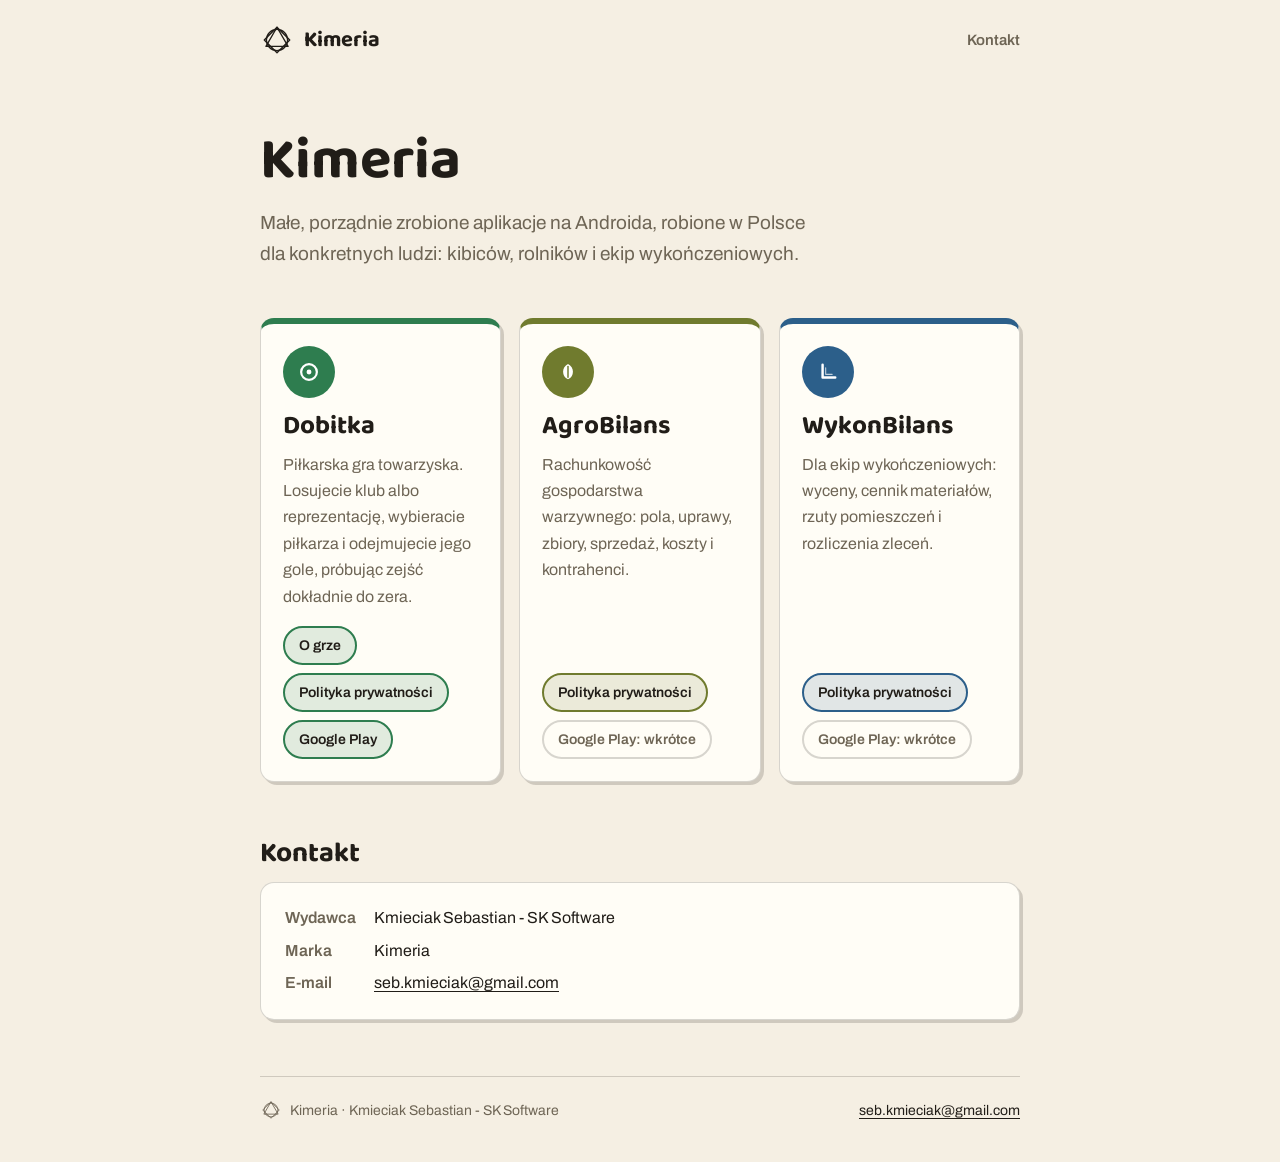
<file: index.html>
<!doctype html>
<html lang="pl">
<head>
<meta charset="utf-8">
<meta name="viewport" content="width=device-width, initial-scale=1">
<title>Kimeria</title>
<meta name="description" content="Kimeria: polskie aplikacje mobilne Dobitka, AgroBilans i WykonBilans.">
<link rel="canonical" href="https://kimeria.pl/">
<link rel="preconnect" href="https://fonts.googleapis.com"><link rel="preconnect" href="https://fonts.gstatic.com" crossorigin>
<link rel="stylesheet" href="https://fonts.googleapis.com/css2?family=Archivo:wght@400;600;700&family=Baloo+2:wght@700&display=swap">
<link rel="stylesheet" href="style.css">
<link rel="icon" href="favicon.svg" type="image/svg+xml">
</head>
<body>
<div class="wrap">
<header class="topbar"><a class="brand" href=""><svg viewBox="0 0 64 64" fill="none" aria-hidden="true"><polygon points="32,8 56,32 32,56 8,32" stroke="currentColor" stroke-width="2.5" stroke-linejoin="round"/><polygon points="32,8 11.2,44 52.8,44" stroke="currentColor" stroke-width="2.5" stroke-linejoin="round"/><circle cx="32" cy="32" r="20" stroke="currentColor" stroke-width="2.5"/></svg> Kimeria</a><nav><a href="#kontakt">Kontakt</a></nav></header>

<section class="hero">
  <h1>Kimeria</h1>
  <p>Małe, porządnie zrobione aplikacje na Androida, robione w Polsce dla konkretnych ludzi: kibiców, rolników i ekip wykończeniowych.</p>
</section>
<div class="apps">
  <article class="card app app-dobitka">
    <span class="icon"><svg viewBox="0 0 456 456" aria-hidden="true"><circle cx="228" cy="228" r="128" fill="none" stroke="#fff" stroke-width="36"/><circle cx="228" cy="228" r="40" fill="#fff"/></svg></span>
    <h2>Dobitka</h2>
    <p>Piłkarska gra towarzyska. Losujecie klub albo reprezentację, wybieracie piłkarza i odejmujecie jego gole, próbując zejść dokładnie do zera.</p>
    <div class="links"><a class="pill" href="dobitka/">O grze</a><a class="pill" href="dobitka/prywatnosc/">Polityka prywatności</a><a class="pill" href="https://play.google.com/store/apps/details?id=com.dobitka.app" rel="noopener">Google Play</a></div>
  </article>
  <article class="card app app-agro">
    <span class="icon"><svg viewBox="0 0 456 456" aria-hidden="true"><path d="M228 98C334 150 336 300 228 348 120 300 122 150 228 98Z" fill="#fff"/><path d="M228 140V312" stroke="var(--accent)" stroke-width="24" stroke-linecap="round"/></svg></span>
    <h2>AgroBilans</h2>
    <p>Rachunkowość gospodarstwa warzywnego: pola, uprawy, zbiory, sprzedaż, koszty i kontrahenci.</p>
    <div class="links"><a class="pill" href="agrobilans/prywatnosc/">Polityka prywatności</a><span class="pill muted">Google Play: wkrótce</span></div>
  </article>
  <article class="card app app-wykon">
    <span class="icon"><svg viewBox="0 0 456 456" aria-hidden="true"><path d="M140 110V316H346" fill="none" stroke="#fff" stroke-width="40" stroke-linejoin="round" stroke-linecap="round"/><path d="M190 160V266H296" fill="none" stroke="#fff" stroke-width="18" stroke-linecap="round" stroke-linejoin="round" opacity=".7"/></svg></span>
    <h2>WykonBilans</h2>
    <p>Dla ekip wykończeniowych: wyceny, cennik materiałów, rzuty pomieszczeń i rozliczenia zleceń.</p>
    <div class="links"><a class="pill" href="wykonbilans/prywatnosc/">Polityka prywatności</a><span class="pill muted">Google Play: wkrótce</span></div>
  </article>
</div>
<section class="section" id="kontakt">
  <h2>Kontakt</h2>
  <div class="card contact"><dl>
    <dt>Wydawca</dt><dd>Kmieciak Sebastian - SK Software</dd>
    <dt>Marka</dt><dd>Kimeria</dd>
    <dt>E-mail</dt><dd><a href="mailto:seb.kmieciak@gmail.com">seb.kmieciak@gmail.com</a></dd>
  </dl></div>
</section>
<footer class="site"><span class="mark"><svg viewBox="0 0 64 64" fill="none" aria-hidden="true"><polygon points="32,8 56,32 32,56 8,32" stroke="currentColor" stroke-width="2.5" stroke-linejoin="round"/><polygon points="32,8 11.2,44 52.8,44" stroke="currentColor" stroke-width="2.5" stroke-linejoin="round"/><circle cx="32" cy="32" r="20" stroke="currentColor" stroke-width="2.5"/></svg> Kimeria · Kmieciak Sebastian - SK Software</span><a href="mailto:seb.kmieciak@gmail.com">seb.kmieciak@gmail.com</a></footer>
</div>
</body>
</html>
</file>
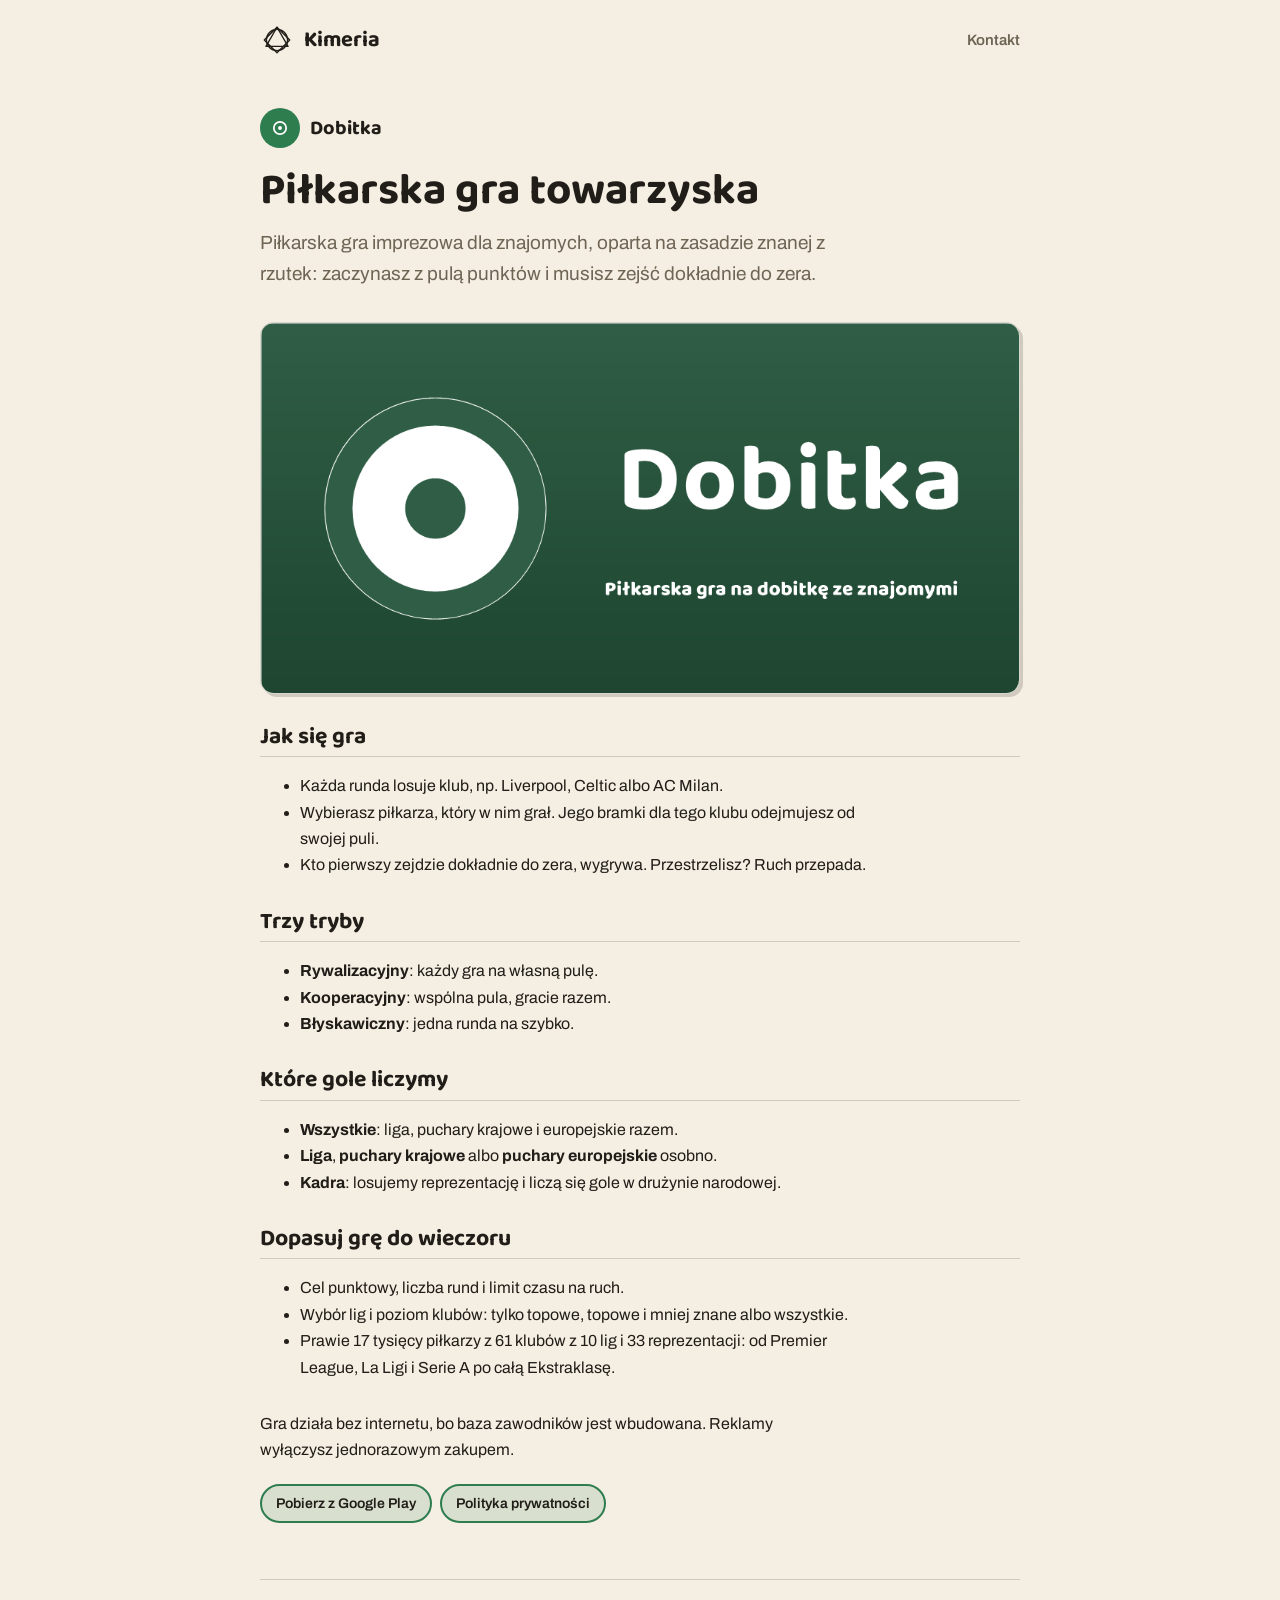
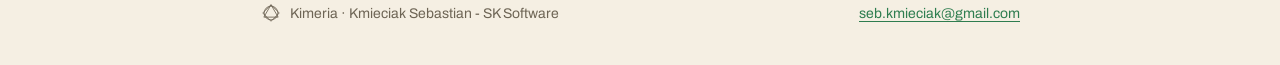
<file: dobitka/index.html>
<!doctype html>
<html lang="pl">
<head>
<meta charset="utf-8">
<meta name="viewport" content="width=device-width, initial-scale=1">
<title>Dobitka — Piłkarska gra towarzyska</title>
<meta name="description" content="Piłkarska gra imprezowa dla znajomych, oparta na zasadzie znanej z rzutek: zaczynasz z pulą punktów i musisz zejść dokładnie do zera.">
<link rel="canonical" href="https://kimeria.pl/dobitka/">
<link rel="preconnect" href="https://fonts.googleapis.com"><link rel="preconnect" href="https://fonts.gstatic.com" crossorigin>
<link rel="stylesheet" href="https://fonts.googleapis.com/css2?family=Archivo:wght@400;600;700&family=Baloo+2:wght@700&display=swap">
<link rel="stylesheet" href="../style.css">
<link rel="icon" href="../favicon.svg" type="image/svg+xml">
</head>
<body class="app-dobitka">
<div class="wrap">
<header class="topbar"><a class="brand" href="../"><svg viewBox="0 0 64 64" fill="none" aria-hidden="true"><polygon points="32,8 56,32 32,56 8,32" stroke="currentColor" stroke-width="2.5" stroke-linejoin="round"/><polygon points="32,8 11.2,44 52.8,44" stroke="currentColor" stroke-width="2.5" stroke-linejoin="round"/><circle cx="32" cy="32" r="20" stroke="currentColor" stroke-width="2.5"/></svg> Kimeria</a><nav><a href="../#kontakt">Kontakt</a></nav></header>

<div class="doc-head">
  <span class="app-badge"><span class="icon"><svg viewBox="0 0 456 456" aria-hidden="true"><circle cx="228" cy="228" r="128" fill="none" stroke="#fff" stroke-width="36"/><circle cx="228" cy="228" r="40" fill="#fff"/></svg></span>Dobitka</span>
  <h1>Piłkarska gra towarzyska</h1>
  <p class="lead">Piłkarska gra imprezowa dla znajomych, oparta na zasadzie znanej z rzutek: zaczynasz z pulą punktów i musisz zejść dokładnie do zera.</p>
</div>
<main>
<img class="card shot" src="../dobitka/grafika.png" alt="Dobitka" width="1024" height="500">
<section><h2>Jak się gra</h2><ul>
<li>Każda runda losuje klub, np. Liverpool, Celtic albo AC Milan.</li>
<li>Wybierasz piłkarza, który w nim grał. Jego bramki dla tego klubu odejmujesz od swojej puli.</li>
<li>Kto pierwszy zejdzie dokładnie do zera, wygrywa. Przestrzelisz? Ruch przepada.</li>
</ul></section>
<section><h2>Trzy tryby</h2><ul>
<li><strong>Rywalizacyjny</strong>: każdy gra na własną pulę.</li>
<li><strong>Kooperacyjny</strong>: wspólna pula, gracie razem.</li>
<li><strong>Błyskawiczny</strong>: jedna runda na szybko.</li>
</ul></section>
<section><h2>Które gole liczymy</h2><ul>
<li><strong>Wszystkie</strong>: liga, puchary krajowe i europejskie razem.</li>
<li><strong>Liga</strong>, <strong>puchary krajowe</strong> albo <strong>puchary europejskie</strong> osobno.</li>
<li><strong>Kadra</strong>: losujemy reprezentację i liczą się gole w drużynie narodowej.</li>
</ul></section>
<section><h2>Dopasuj grę do wieczoru</h2><ul>
<li>Cel punktowy, liczba rund i limit czasu na ruch.</li>
<li>Wybór lig i poziom klubów: tylko topowe, topowe i mniej znane albo wszystkie.</li>
<li>Prawie 17 tysięcy piłkarzy z 61 klubów z 10 lig i 33 reprezentacji: od Premier League, La Ligi i Serie A po całą Ekstraklasę.</li>
</ul></section>
<p>Gra działa bez internetu, bo baza zawodników jest wbudowana. Reklamy wyłączysz jednorazowym zakupem.</p>
<div class="links"><a class="pill" href="https://play.google.com/store/apps/details?id=com.dobitka.app" rel="noopener">Pobierz z Google Play</a><a class="pill" href="prywatnosc/">Polityka prywatności</a></div>
</main>
<footer class="site"><span class="mark"><svg viewBox="0 0 64 64" fill="none" aria-hidden="true"><polygon points="32,8 56,32 32,56 8,32" stroke="currentColor" stroke-width="2.5" stroke-linejoin="round"/><polygon points="32,8 11.2,44 52.8,44" stroke="currentColor" stroke-width="2.5" stroke-linejoin="round"/><circle cx="32" cy="32" r="20" stroke="currentColor" stroke-width="2.5"/></svg> Kimeria · Kmieciak Sebastian - SK Software</span><a href="mailto:seb.kmieciak@gmail.com">seb.kmieciak@gmail.com</a></footer>
</div>
</body>
</html>
</file>
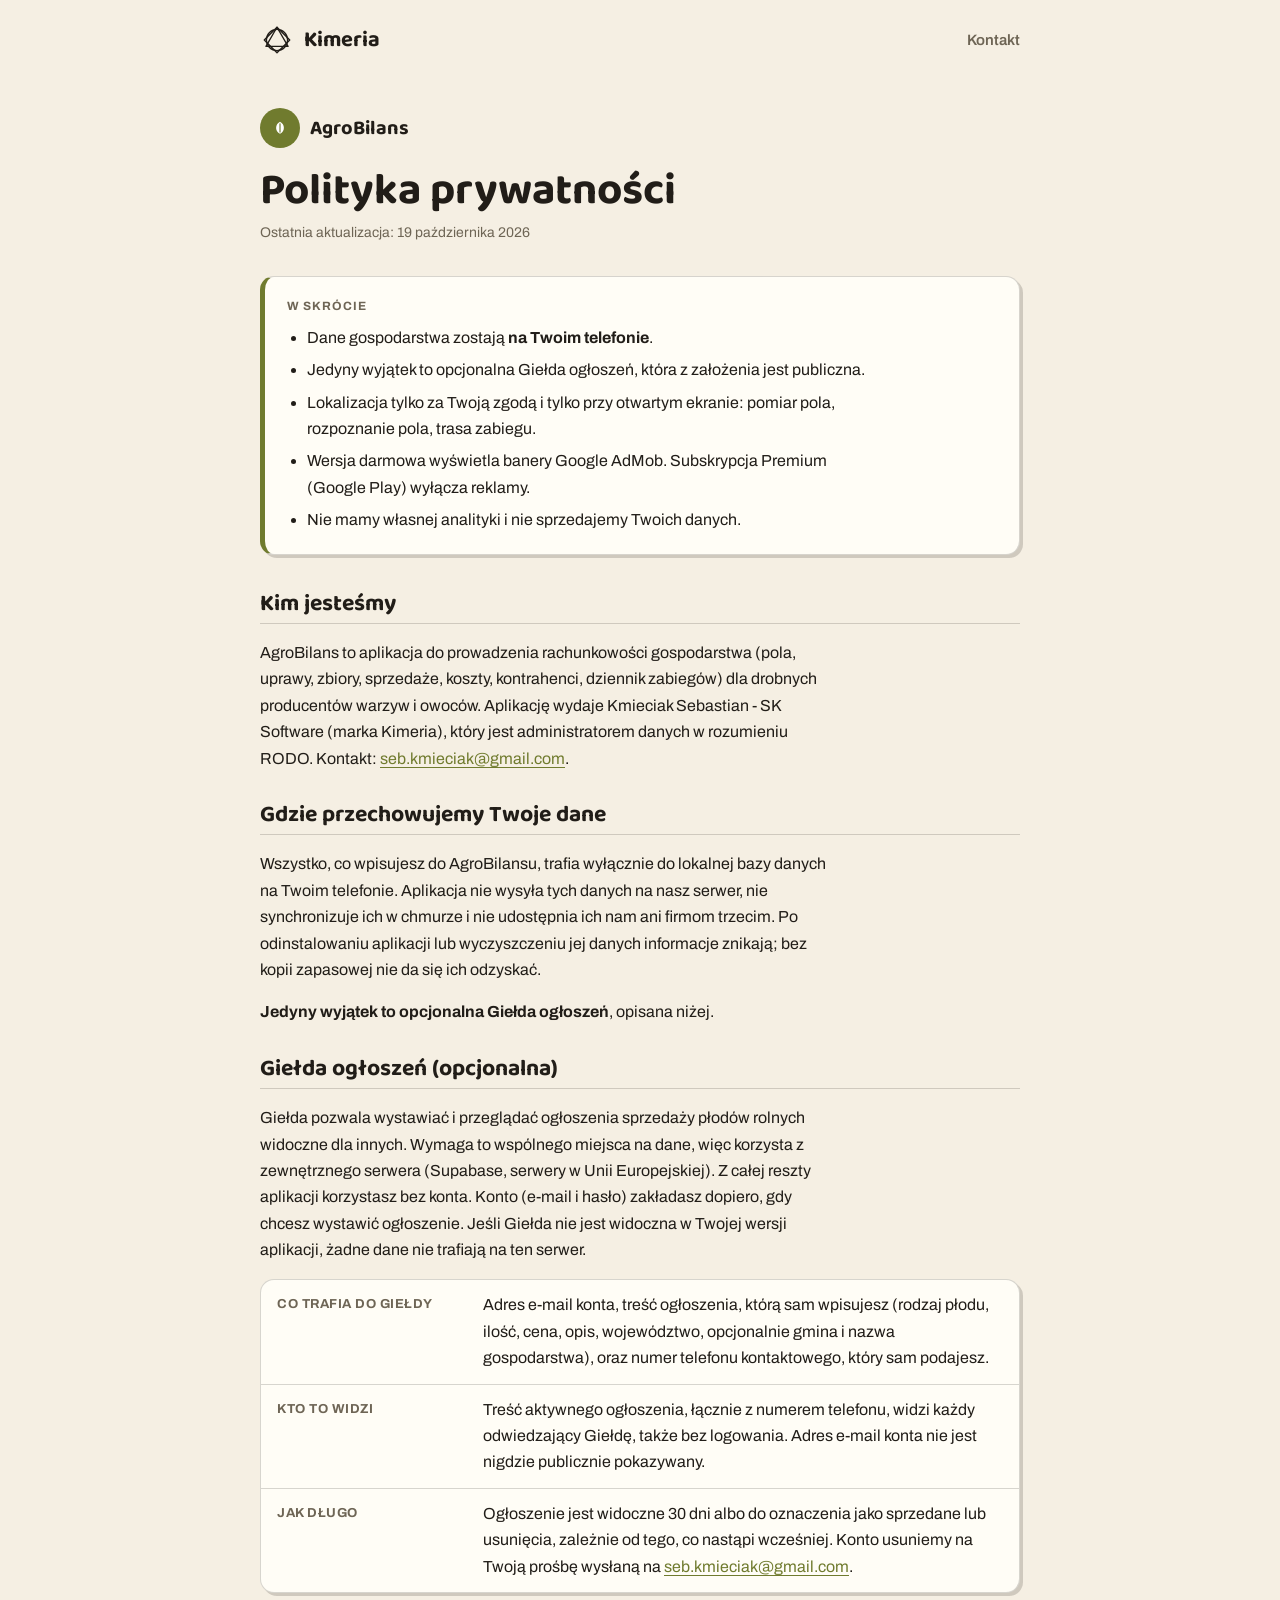
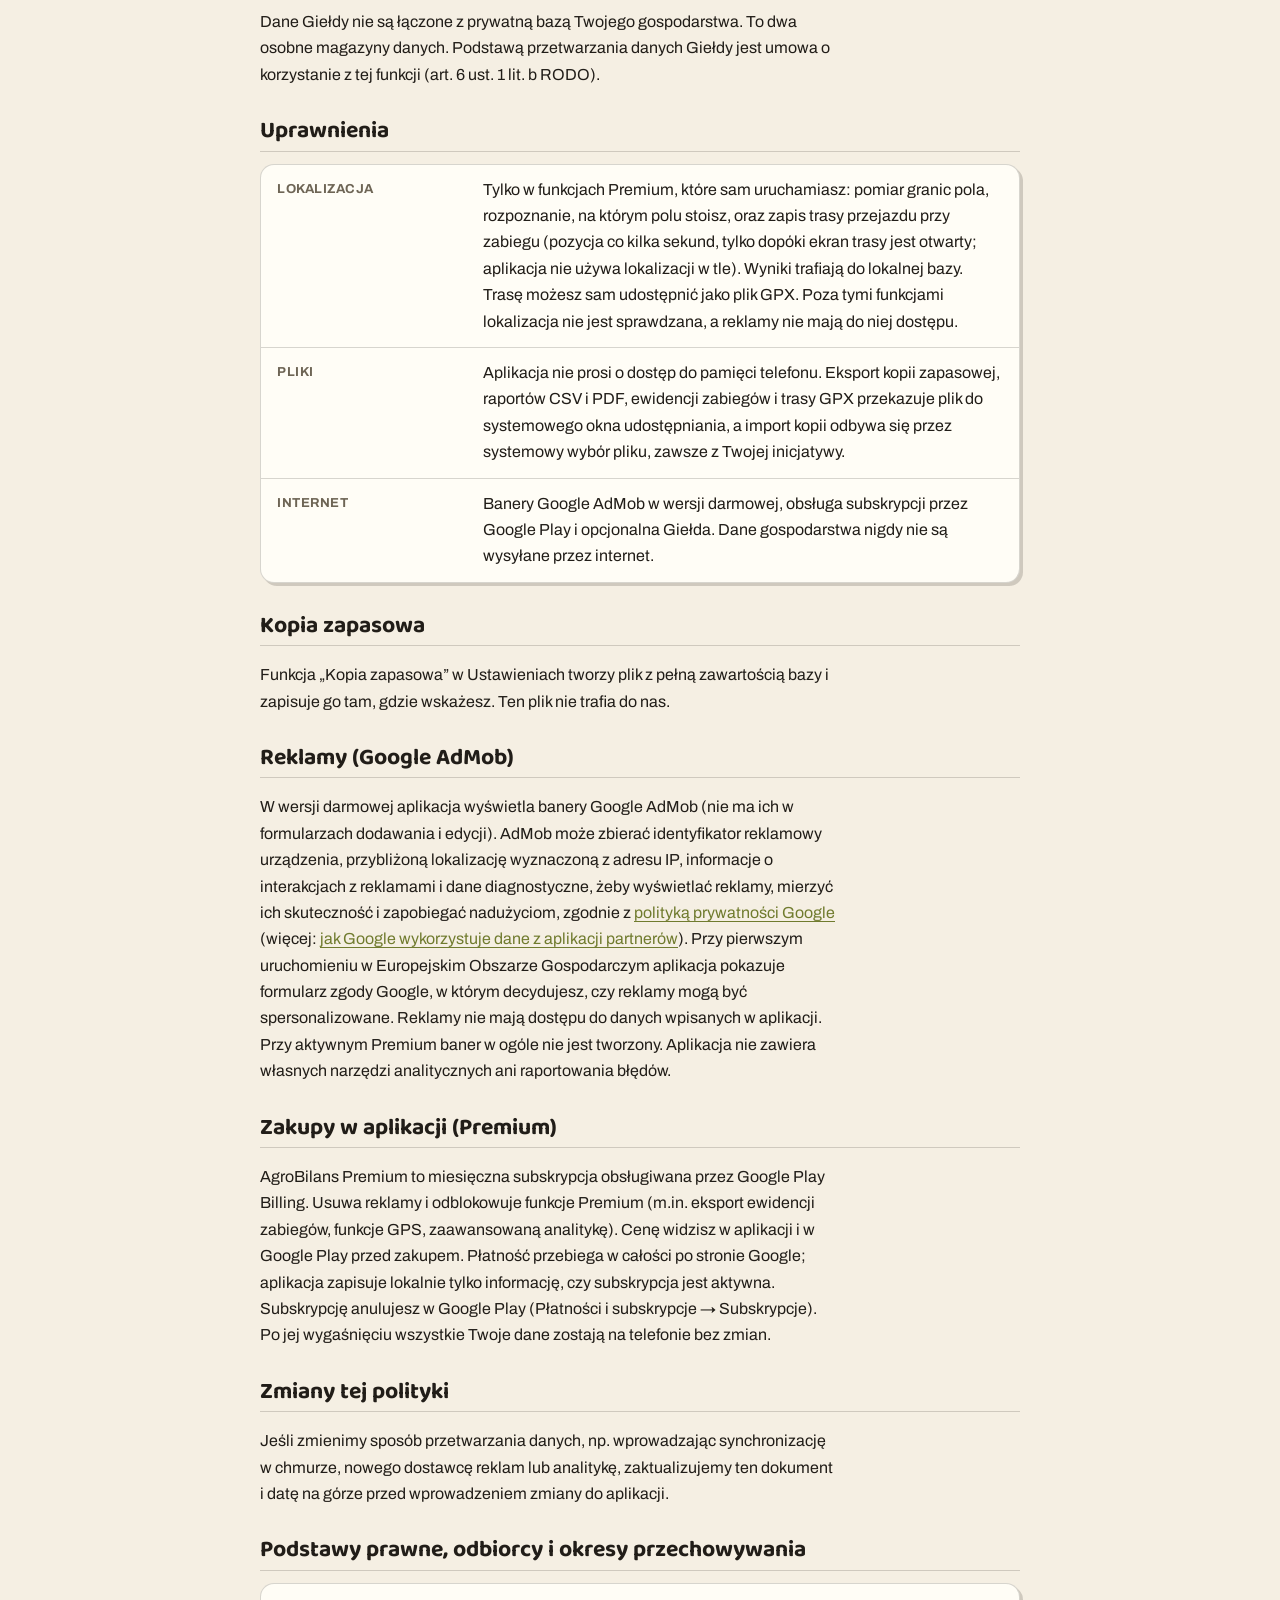
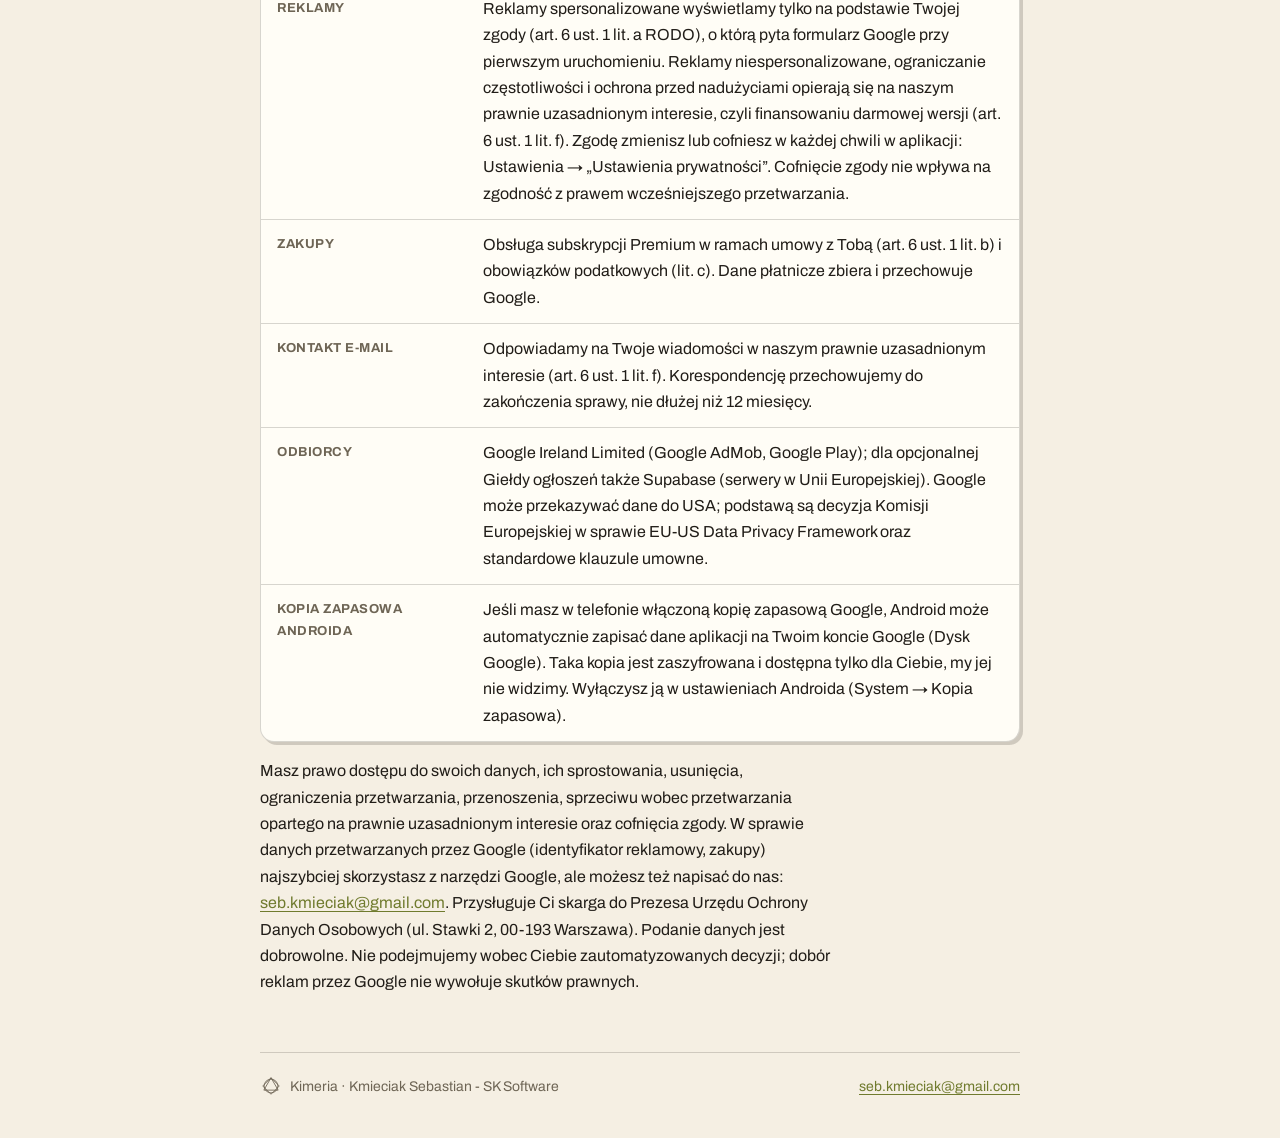
<file: agrobilans/prywatnosc/index.html>
<!doctype html>
<html lang="pl">
<head>
<meta charset="utf-8">
<meta name="viewport" content="width=device-width, initial-scale=1">
<title>AgroBilans — Polityka prywatności</title>
<meta name="description" content="Polityka prywatności aplikacji AgroBilans.">
<link rel="canonical" href="https://kimeria.pl/agrobilans/prywatnosc/">
<link rel="preconnect" href="https://fonts.googleapis.com"><link rel="preconnect" href="https://fonts.gstatic.com" crossorigin>
<link rel="stylesheet" href="https://fonts.googleapis.com/css2?family=Archivo:wght@400;600;700&family=Baloo+2:wght@700&display=swap">
<link rel="stylesheet" href="../../style.css">
<link rel="icon" href="../../favicon.svg" type="image/svg+xml">
</head>
<body class="app-agro">
<div class="wrap">
<header class="topbar"><a class="brand" href="../../"><svg viewBox="0 0 64 64" fill="none" aria-hidden="true"><polygon points="32,8 56,32 32,56 8,32" stroke="currentColor" stroke-width="2.5" stroke-linejoin="round"/><polygon points="32,8 11.2,44 52.8,44" stroke="currentColor" stroke-width="2.5" stroke-linejoin="round"/><circle cx="32" cy="32" r="20" stroke="currentColor" stroke-width="2.5"/></svg> Kimeria</a><nav><a href="../../#kontakt">Kontakt</a></nav></header>

<div class="doc-head">
  <span class="app-badge"><span class="icon"><svg viewBox="0 0 456 456" aria-hidden="true"><path d="M228 98C334 150 336 300 228 348 120 300 122 150 228 98Z" fill="#fff"/><path d="M228 140V312" stroke="var(--accent)" stroke-width="24" stroke-linecap="round"/></svg></span>AgroBilans</span>
  <h1>Polityka prywatności</h1>
  <div class="updated">Ostatnia aktualizacja: 19 października 2026</div>
</div>
<main>
<div class="card summary"><p class="label">W skrócie</p><ul>
<li>Dane gospodarstwa zostają <strong>na Twoim telefonie</strong>.</li>
<li>Jedyny wyjątek to opcjonalna Giełda ogłoszeń, która z założenia jest publiczna.</li>
<li>Lokalizacja tylko za Twoją zgodą i tylko przy otwartym ekranie: pomiar pola, rozpoznanie pola, trasa zabiegu.</li>
<li>Wersja darmowa wyświetla banery Google AdMob. Subskrypcja Premium (Google Play) wyłącza reklamy.</li>
<li>Nie mamy własnej analityki i nie sprzedajemy Twoich danych.</li>
</ul></div>

<section><h2>Kim jesteśmy</h2><p>AgroBilans to aplikacja do prowadzenia rachunkowości gospodarstwa (pola, uprawy, zbiory, sprzedaże, koszty, kontrahenci, dziennik zabiegów) dla drobnych producentów warzyw i owoców. Aplikację wydaje Kmieciak Sebastian - SK Software (marka Kimeria), który jest administratorem danych w rozumieniu RODO. Kontakt: <a href="mailto:seb.kmieciak@gmail.com">seb.kmieciak@gmail.com</a>.</p></section>
<section><h2>Gdzie przechowujemy Twoje dane</h2><p>Wszystko, co wpisujesz do AgroBilansu, trafia wyłącznie do lokalnej bazy danych na Twoim telefonie. Aplikacja nie wysyła tych danych na nasz serwer, nie synchronizuje ich w chmurze i nie udostępnia ich nam ani firmom trzecim. Po odinstalowaniu aplikacji lub wyczyszczeniu jej danych informacje znikają; bez kopii zapasowej nie da się ich odzyskać.</p><p><strong>Jedyny wyjątek to opcjonalna Giełda ogłoszeń</strong>, opisana niżej.</p></section>
<section><h2>Giełda ogłoszeń (opcjonalna)</h2><p>Giełda pozwala wystawiać i przeglądać ogłoszenia sprzedaży płodów rolnych widoczne dla innych. Wymaga to wspólnego miejsca na dane, więc korzysta z zewnętrznego serwera (Supabase, serwery w Unii Europejskiej). Z całej reszty aplikacji korzystasz bez konta. Konto (e-mail i hasło) zakładasz dopiero, gdy chcesz wystawić ogłoszenie. Jeśli Giełda nie jest widoczna w Twojej wersji aplikacji, żadne dane nie trafiają na ten serwer.</p>
<div class="card table">
<div class="row"><div class="k">Co trafia do Giełdy</div><div>Adres e-mail konta, treść ogłoszenia, którą sam wpisujesz (rodzaj płodu, ilość, cena, opis, województwo, opcjonalnie gmina i nazwa gospodarstwa), oraz numer telefonu kontaktowego, który sam podajesz.</div></div>
<div class="row"><div class="k">Kto to widzi</div><div>Treść aktywnego ogłoszenia, łącznie z numerem telefonu, widzi każdy odwiedzający Giełdę, także bez logowania. Adres e-mail konta nie jest nigdzie publicznie pokazywany.</div></div>
<div class="row"><div class="k">Jak długo</div><div>Ogłoszenie jest widoczne 30 dni albo do oznaczenia jako sprzedane lub usunięcia, zależnie od tego, co nastąpi wcześniej. Konto usuniemy na Twoją prośbę wysłaną na <a href="mailto:seb.kmieciak@gmail.com">seb.kmieciak@gmail.com</a>.</div></div>
</div><p>Dane Giełdy nie są łączone z prywatną bazą Twojego gospodarstwa. To dwa osobne magazyny danych. Podstawą przetwarzania danych Giełdy jest umowa o korzystanie z tej funkcji (art. 6 ust. 1 lit. b RODO).</p></section>
<section><h2>Uprawnienia</h2><div class="card table">
<div class="row"><div class="k">Lokalizacja</div><div>Tylko w funkcjach Premium, które sam uruchamiasz: pomiar granic pola, rozpoznanie, na którym polu stoisz, oraz zapis trasy przejazdu przy zabiegu (pozycja co kilka sekund, tylko dopóki ekran trasy jest otwarty; aplikacja nie używa lokalizacji w tle). Wyniki trafiają do lokalnej bazy. Trasę możesz sam udostępnić jako plik GPX. Poza tymi funkcjami lokalizacja nie jest sprawdzana, a reklamy nie mają do niej dostępu.</div></div>
<div class="row"><div class="k">Pliki</div><div>Aplikacja nie prosi o dostęp do pamięci telefonu. Eksport kopii zapasowej, raportów CSV i PDF, ewidencji zabiegów i trasy GPX przekazuje plik do systemowego okna udostępniania, a import kopii odbywa się przez systemowy wybór pliku, zawsze z Twojej inicjatywy.</div></div>
<div class="row"><div class="k">Internet</div><div>Banery Google AdMob w wersji darmowej, obsługa subskrypcji przez Google Play i opcjonalna Giełda. Dane gospodarstwa nigdy nie są wysyłane przez internet.</div></div>
</div></section>
<section><h2>Kopia zapasowa</h2><p>Funkcja „Kopia zapasowa” w Ustawieniach tworzy plik z pełną zawartością bazy i zapisuje go tam, gdzie wskażesz. Ten plik nie trafia do nas.</p></section>
<section><h2>Reklamy (Google AdMob)</h2><p>W wersji darmowej aplikacja wyświetla banery Google AdMob (nie ma ich w formularzach dodawania i edycji). AdMob może zbierać identyfikator reklamowy urządzenia, przybliżoną lokalizację wyznaczoną z adresu IP, informacje o interakcjach z reklamami i dane diagnostyczne, żeby wyświetlać reklamy, mierzyć ich skuteczność i zapobiegać nadużyciom, zgodnie z <a href="https://policies.google.com/privacy" rel="noopener">polityką prywatności Google</a> (więcej: <a href="https://policies.google.com/technologies/partner-sites" rel="noopener">jak Google wykorzystuje dane z aplikacji partnerów</a>). Przy pierwszym uruchomieniu w Europejskim Obszarze Gospodarczym aplikacja pokazuje formularz zgody Google, w którym decydujesz, czy reklamy mogą być spersonalizowane. Reklamy nie mają dostępu do danych wpisanych w aplikacji. Przy aktywnym Premium baner w ogóle nie jest tworzony. Aplikacja nie zawiera własnych narzędzi analitycznych ani raportowania błędów.</p></section>
<section><h2>Zakupy w aplikacji (Premium)</h2><p>AgroBilans Premium to miesięczna subskrypcja obsługiwana przez Google Play Billing. Usuwa reklamy i odblokowuje funkcje Premium (m.in. eksport ewidencji zabiegów, funkcje GPS, zaawansowaną analitykę). Cenę widzisz w aplikacji i w Google Play przed zakupem. Płatność przebiega w całości po stronie Google; aplikacja zapisuje lokalnie tylko informację, czy subskrypcja jest aktywna. Subskrypcję anulujesz w Google Play (Płatności i subskrypcje → Subskrypcje). Po jej wygaśnięciu wszystkie Twoje dane zostają na telefonie bez zmian.</p></section>
<section><h2>Zmiany tej polityki</h2><p>Jeśli zmienimy sposób przetwarzania danych, np. wprowadzając synchronizację w chmurze, nowego dostawcę reklam lub analitykę, zaktualizujemy ten dokument i datę na górze przed wprowadzeniem zmiany do aplikacji.</p></section>

<section><h2>Podstawy prawne, odbiorcy i okresy przechowywania</h2><div class="card table">
<div class="row"><div class="k">Reklamy</div><div>Reklamy spersonalizowane wyświetlamy tylko na podstawie Twojej zgody (art. 6 ust. 1 lit. a RODO), o którą pyta formularz Google przy pierwszym uruchomieniu. Reklamy niespersonalizowane, ograniczanie częstotliwości i ochrona przed nadużyciami opierają się na naszym prawnie uzasadnionym interesie, czyli finansowaniu darmowej wersji (art. 6 ust. 1 lit. f). Zgodę zmienisz lub cofniesz w każdej chwili w aplikacji: Ustawienia → „Ustawienia prywatności”. Cofnięcie zgody nie wpływa na zgodność z prawem wcześniejszego przetwarzania.</div></div>
<div class="row"><div class="k">Zakupy</div><div>Obsługa subskrypcji Premium w ramach umowy z Tobą (art. 6 ust. 1 lit. b) i obowiązków podatkowych (lit. c). Dane płatnicze zbiera i przechowuje Google.</div></div>
<div class="row"><div class="k">Kontakt e-mail</div><div>Odpowiadamy na Twoje wiadomości w naszym prawnie uzasadnionym interesie (art. 6 ust. 1 lit. f). Korespondencję przechowujemy do zakończenia sprawy, nie dłużej niż 12 miesięcy.</div></div>
<div class="row"><div class="k">Odbiorcy</div><div>Google Ireland Limited (Google AdMob, Google Play); dla opcjonalnej Giełdy ogłoszeń także Supabase (serwery w Unii Europejskiej). Google może przekazywać dane do USA; podstawą są decyzja Komisji Europejskiej w sprawie EU-US Data Privacy Framework oraz standardowe klauzule umowne.</div></div>
<div class="row"><div class="k">Kopia zapasowa Androida</div><div>Jeśli masz w telefonie włączoną kopię zapasową Google, Android może automatycznie zapisać dane aplikacji na Twoim koncie Google (Dysk Google). Taka kopia jest zaszyfrowana i dostępna tylko dla Ciebie, my jej nie widzimy. Wyłączysz ją w ustawieniach Androida (System → Kopia zapasowa).</div></div>
</div>
<p>Masz prawo dostępu do swoich danych, ich sprostowania, usunięcia, ograniczenia przetwarzania, przenoszenia, sprzeciwu wobec przetwarzania opartego na prawnie uzasadnionym interesie oraz cofnięcia zgody. W sprawie danych przetwarzanych przez Google (identyfikator reklamowy, zakupy) najszybciej skorzystasz z narzędzi Google, ale możesz też napisać do nas: <a href="mailto:seb.kmieciak@gmail.com">seb.kmieciak@gmail.com</a>. Przysługuje Ci skarga do Prezesa Urzędu Ochrony Danych Osobowych (ul. Stawki 2, 00-193 Warszawa). Podanie danych jest dobrowolne. Nie podejmujemy wobec Ciebie zautomatyzowanych decyzji; dobór reklam przez Google nie wywołuje skutków prawnych.</p></section>
</main>
<footer class="site"><span class="mark"><svg viewBox="0 0 64 64" fill="none" aria-hidden="true"><polygon points="32,8 56,32 32,56 8,32" stroke="currentColor" stroke-width="2.5" stroke-linejoin="round"/><polygon points="32,8 11.2,44 52.8,44" stroke="currentColor" stroke-width="2.5" stroke-linejoin="round"/><circle cx="32" cy="32" r="20" stroke="currentColor" stroke-width="2.5"/></svg> Kimeria · Kmieciak Sebastian - SK Software</span><a href="mailto:seb.kmieciak@gmail.com">seb.kmieciak@gmail.com</a></footer>
</div>
</body>
</html>
</file>
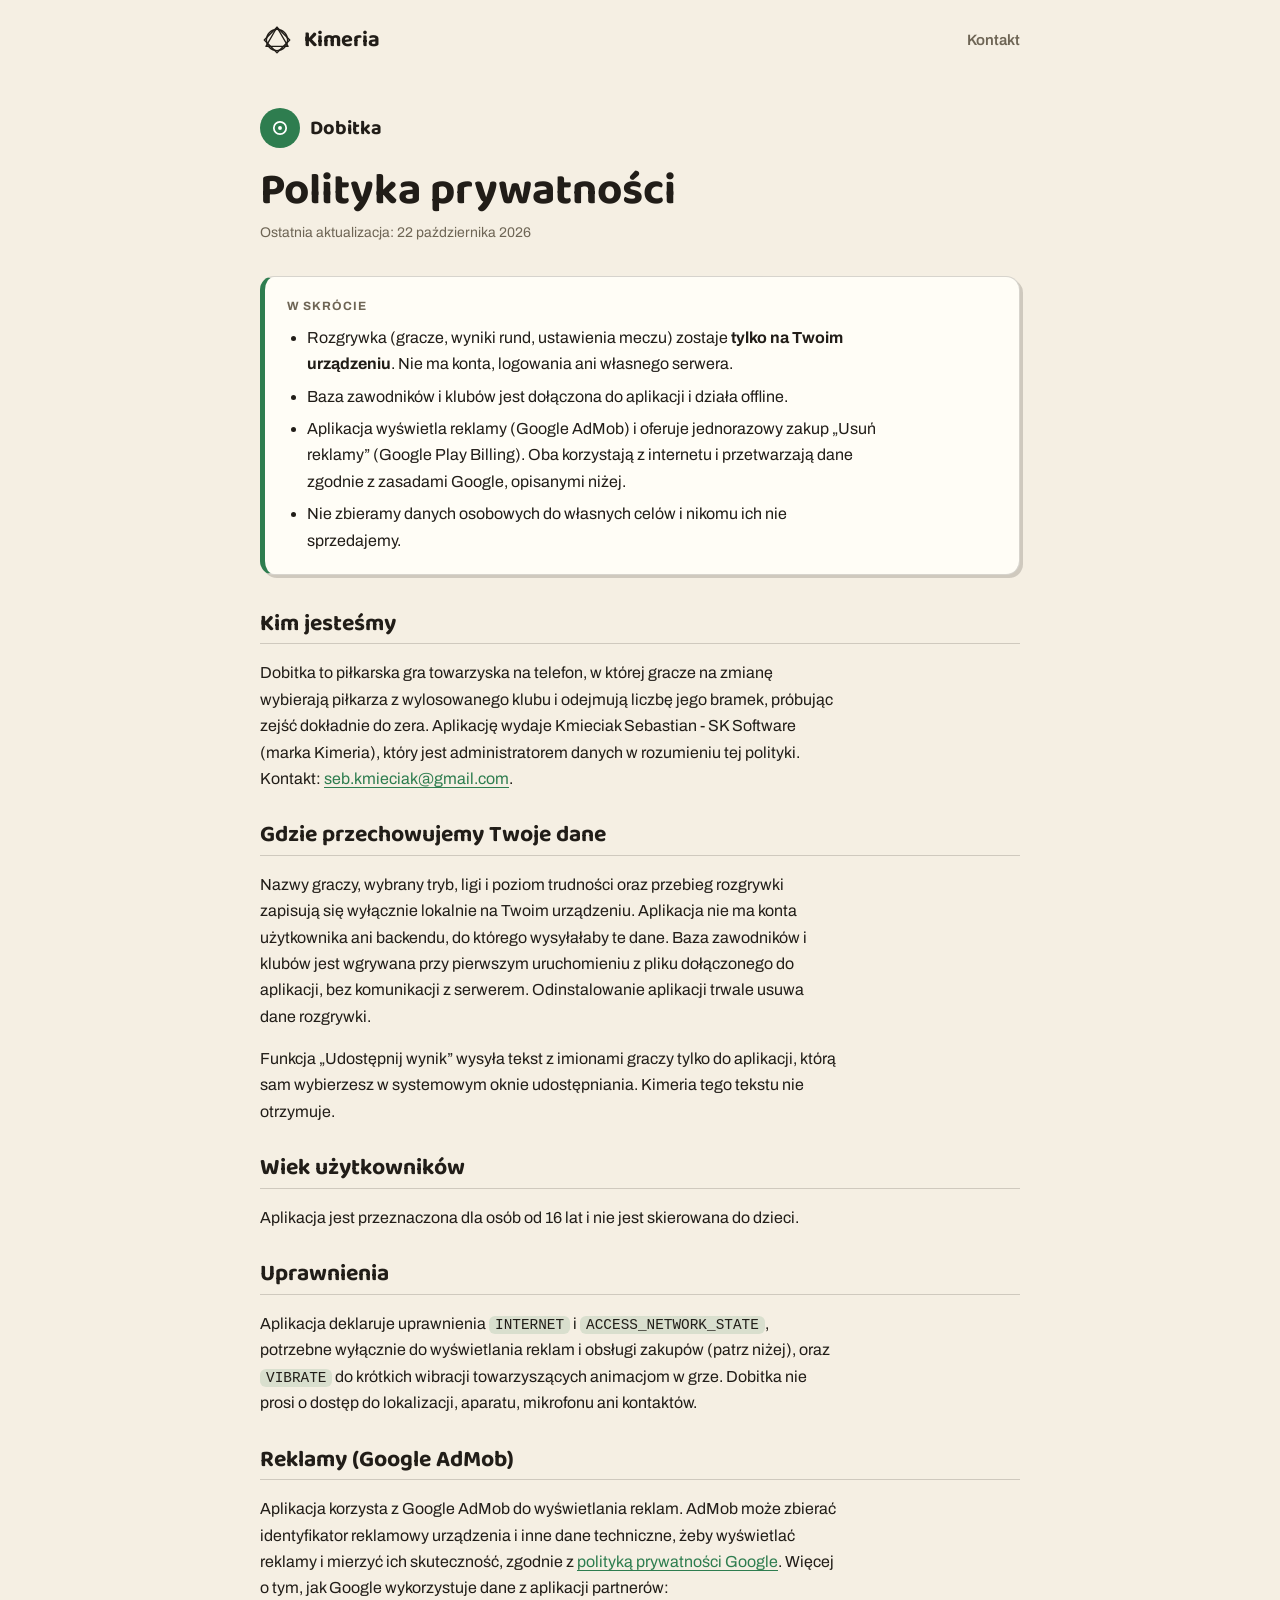
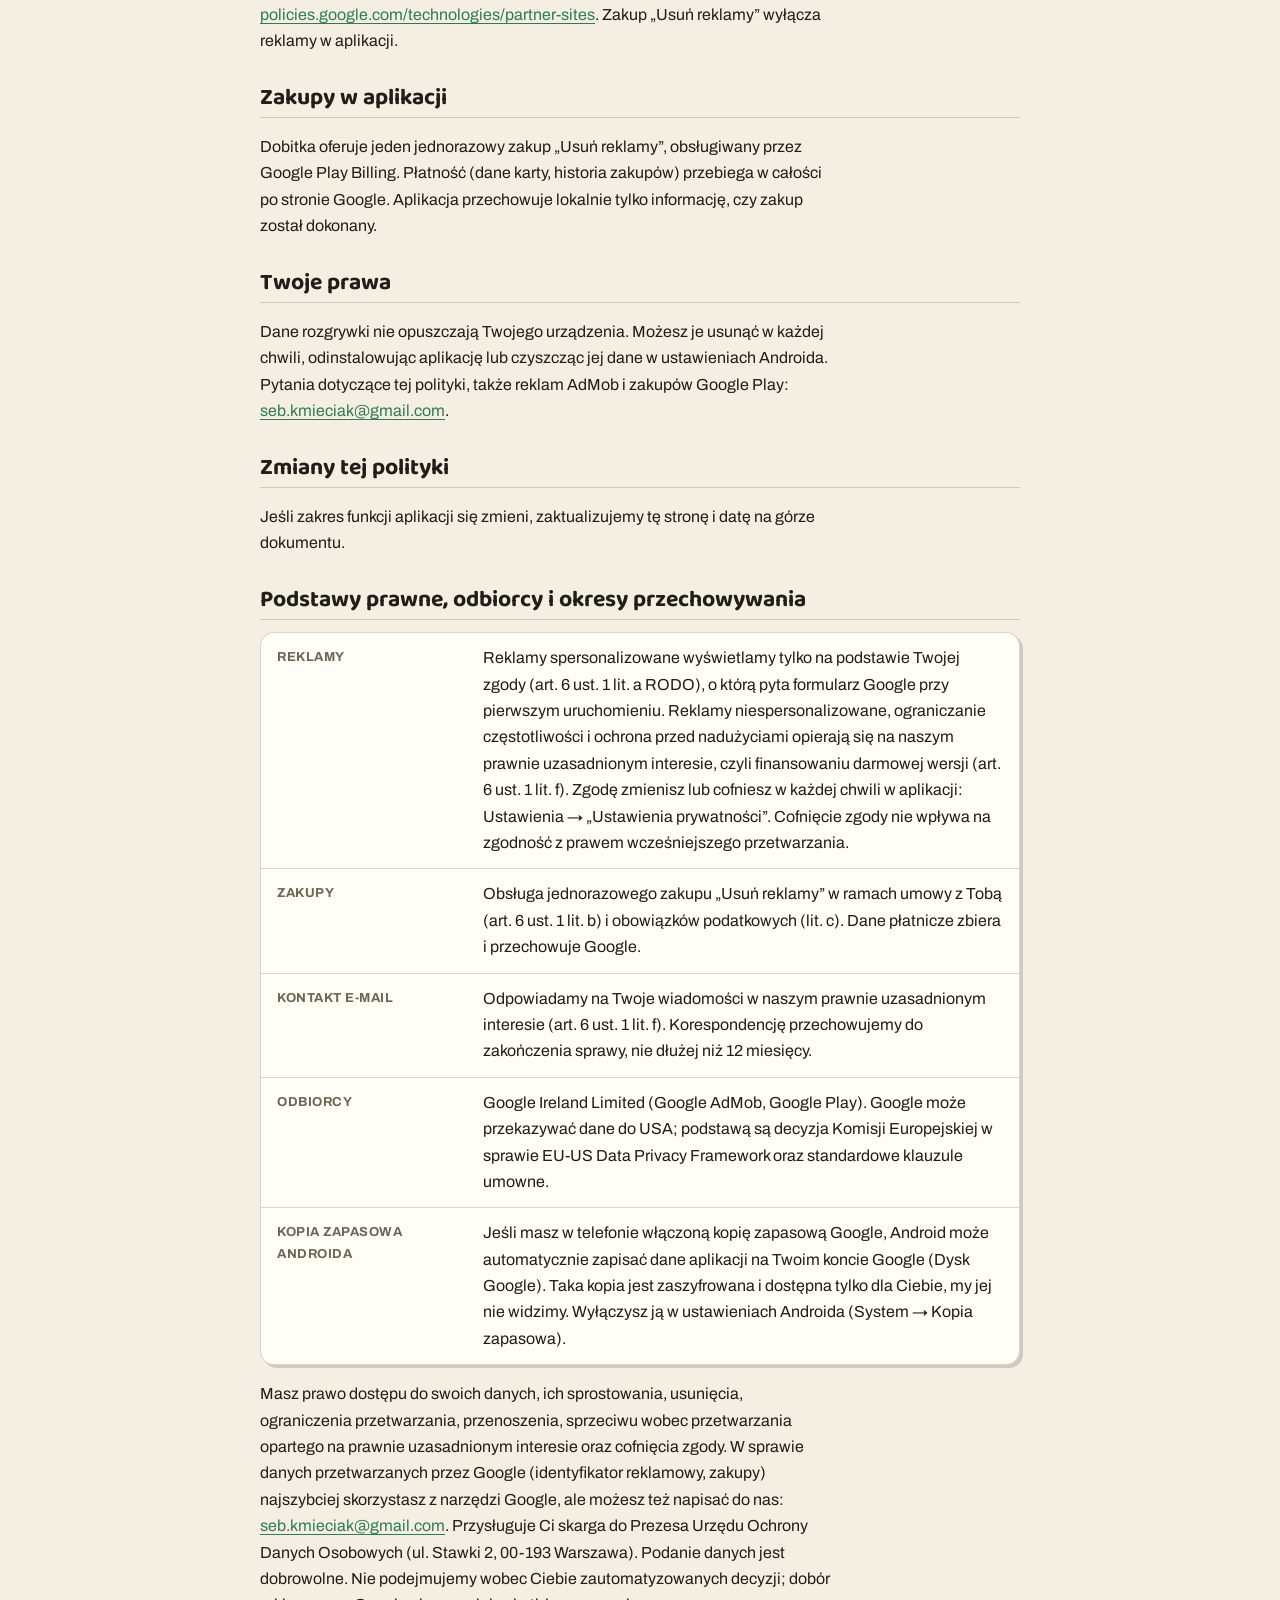
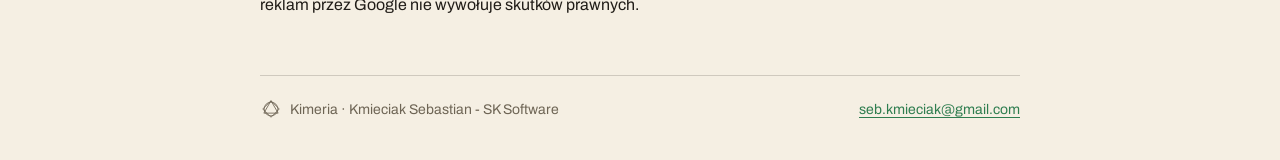
<file: dobitka/prywatnosc/index.html>
<!doctype html>
<html lang="pl">
<head>
<meta charset="utf-8">
<meta name="viewport" content="width=device-width, initial-scale=1">
<title>Dobitka — Polityka prywatności</title>
<meta name="description" content="Polityka prywatności aplikacji Dobitka.">
<link rel="canonical" href="https://kimeria.pl/dobitka/prywatnosc/">
<link rel="preconnect" href="https://fonts.googleapis.com"><link rel="preconnect" href="https://fonts.gstatic.com" crossorigin>
<link rel="stylesheet" href="https://fonts.googleapis.com/css2?family=Archivo:wght@400;600;700&family=Baloo+2:wght@700&display=swap">
<link rel="stylesheet" href="../../style.css">
<link rel="icon" href="../../favicon.svg" type="image/svg+xml">
</head>
<body class="app-dobitka">
<div class="wrap">
<header class="topbar"><a class="brand" href="../../"><svg viewBox="0 0 64 64" fill="none" aria-hidden="true"><polygon points="32,8 56,32 32,56 8,32" stroke="currentColor" stroke-width="2.5" stroke-linejoin="round"/><polygon points="32,8 11.2,44 52.8,44" stroke="currentColor" stroke-width="2.5" stroke-linejoin="round"/><circle cx="32" cy="32" r="20" stroke="currentColor" stroke-width="2.5"/></svg> Kimeria</a><nav><a href="../../#kontakt">Kontakt</a></nav></header>

<div class="doc-head">
  <span class="app-badge"><span class="icon"><svg viewBox="0 0 456 456" aria-hidden="true"><circle cx="228" cy="228" r="128" fill="none" stroke="#fff" stroke-width="36"/><circle cx="228" cy="228" r="40" fill="#fff"/></svg></span>Dobitka</span>
  <h1>Polityka prywatności</h1>
  <div class="updated">Ostatnia aktualizacja: 22 października 2026</div>
</div>
<main>
<div class="card summary"><p class="label">W skrócie</p><ul>
<li>Rozgrywka (gracze, wyniki rund, ustawienia meczu) zostaje <strong>tylko na Twoim urządzeniu</strong>. Nie ma konta, logowania ani własnego serwera.</li>
<li>Baza zawodników i klubów jest dołączona do aplikacji i działa offline.</li>
<li>Aplikacja wyświetla reklamy (Google AdMob) i oferuje jednorazowy zakup „Usuń reklamy” (Google Play Billing). Oba korzystają z internetu i przetwarzają dane zgodnie z zasadami Google, opisanymi niżej.</li>
<li>Nie zbieramy danych osobowych do własnych celów i nikomu ich nie sprzedajemy.</li>
</ul></div>

<section><h2>Kim jesteśmy</h2><p>Dobitka to piłkarska gra towarzyska na telefon, w której gracze na zmianę wybierają piłkarza z wylosowanego klubu i odejmują liczbę jego bramek, próbując zejść dokładnie do zera. Aplikację wydaje Kmieciak Sebastian - SK Software (marka Kimeria), który jest administratorem danych w rozumieniu tej polityki. Kontakt: <a href="mailto:seb.kmieciak@gmail.com">seb.kmieciak@gmail.com</a>.</p></section>
<section><h2>Gdzie przechowujemy Twoje dane</h2><p>Nazwy graczy, wybrany tryb, ligi i poziom trudności oraz przebieg rozgrywki zapisują się wyłącznie lokalnie na Twoim urządzeniu. Aplikacja nie ma konta użytkownika ani backendu, do którego wysyłałaby te dane. Baza zawodników i klubów jest wgrywana przy pierwszym uruchomieniu z pliku dołączonego do aplikacji, bez komunikacji z serwerem. Odinstalowanie aplikacji trwale usuwa dane rozgrywki.</p><p>Funkcja „Udostępnij wynik” wysyła tekst z imionami graczy tylko do aplikacji, którą sam wybierzesz w systemowym oknie udostępniania. Kimeria tego tekstu nie otrzymuje.</p></section>
<section><h2>Wiek użytkowników</h2><p>Aplikacja jest przeznaczona dla osób od 16 lat i nie jest skierowana do dzieci.</p></section>
<section><h2>Uprawnienia</h2><p>Aplikacja deklaruje uprawnienia <code>INTERNET</code> i <code>ACCESS_NETWORK_STATE</code>, potrzebne wyłącznie do wyświetlania reklam i obsługi zakupów (patrz niżej), oraz <code>VIBRATE</code> do krótkich wibracji towarzyszących animacjom w grze. Dobitka nie prosi o dostęp do lokalizacji, aparatu, mikrofonu ani kontaktów.</p></section>
<section><h2>Reklamy (Google AdMob)</h2><p>Aplikacja korzysta z Google AdMob do wyświetlania reklam. AdMob może zbierać identyfikator reklamowy urządzenia i inne dane techniczne, żeby wyświetlać reklamy i mierzyć ich skuteczność, zgodnie z <a href="https://policies.google.com/privacy" rel="noopener">polityką prywatności Google</a>. Więcej o tym, jak Google wykorzystuje dane z aplikacji partnerów: <a href="https://policies.google.com/technologies/partner-sites" rel="noopener">policies.google.com/technologies/partner-sites</a>. Zakup „Usuń reklamy” wyłącza reklamy w aplikacji.</p></section>
<section><h2>Zakupy w aplikacji</h2><p>Dobitka oferuje jeden jednorazowy zakup „Usuń reklamy”, obsługiwany przez Google Play Billing. Płatność (dane karty, historia zakupów) przebiega w całości po stronie Google. Aplikacja przechowuje lokalnie tylko informację, czy zakup został dokonany.</p></section>
<section><h2>Twoje prawa</h2><p>Dane rozgrywki nie opuszczają Twojego urządzenia. Możesz je usunąć w każdej chwili, odinstalowując aplikację lub czyszcząc jej dane w ustawieniach Androida. Pytania dotyczące tej polityki, także reklam AdMob i zakupów Google Play: <a href="mailto:seb.kmieciak@gmail.com">seb.kmieciak@gmail.com</a>.</p></section>
<section><h2>Zmiany tej polityki</h2><p>Jeśli zakres funkcji aplikacji się zmieni, zaktualizujemy tę stronę i datę na górze dokumentu.</p></section>

<section><h2>Podstawy prawne, odbiorcy i okresy przechowywania</h2><div class="card table">
<div class="row"><div class="k">Reklamy</div><div>Reklamy spersonalizowane wyświetlamy tylko na podstawie Twojej zgody (art. 6 ust. 1 lit. a RODO), o którą pyta formularz Google przy pierwszym uruchomieniu. Reklamy niespersonalizowane, ograniczanie częstotliwości i ochrona przed nadużyciami opierają się na naszym prawnie uzasadnionym interesie, czyli finansowaniu darmowej wersji (art. 6 ust. 1 lit. f). Zgodę zmienisz lub cofniesz w każdej chwili w aplikacji: Ustawienia → „Ustawienia prywatności”. Cofnięcie zgody nie wpływa na zgodność z prawem wcześniejszego przetwarzania.</div></div>
<div class="row"><div class="k">Zakupy</div><div>Obsługa jednorazowego zakupu „Usuń reklamy” w ramach umowy z Tobą (art. 6 ust. 1 lit. b) i obowiązków podatkowych (lit. c). Dane płatnicze zbiera i przechowuje Google.</div></div>
<div class="row"><div class="k">Kontakt e-mail</div><div>Odpowiadamy na Twoje wiadomości w naszym prawnie uzasadnionym interesie (art. 6 ust. 1 lit. f). Korespondencję przechowujemy do zakończenia sprawy, nie dłużej niż 12 miesięcy.</div></div>
<div class="row"><div class="k">Odbiorcy</div><div>Google Ireland Limited (Google AdMob, Google Play). Google może przekazywać dane do USA; podstawą są decyzja Komisji Europejskiej w sprawie EU-US Data Privacy Framework oraz standardowe klauzule umowne.</div></div>
<div class="row"><div class="k">Kopia zapasowa Androida</div><div>Jeśli masz w telefonie włączoną kopię zapasową Google, Android może automatycznie zapisać dane aplikacji na Twoim koncie Google (Dysk Google). Taka kopia jest zaszyfrowana i dostępna tylko dla Ciebie, my jej nie widzimy. Wyłączysz ją w ustawieniach Androida (System → Kopia zapasowa).</div></div>
</div>
<p>Masz prawo dostępu do swoich danych, ich sprostowania, usunięcia, ograniczenia przetwarzania, przenoszenia, sprzeciwu wobec przetwarzania opartego na prawnie uzasadnionym interesie oraz cofnięcia zgody. W sprawie danych przetwarzanych przez Google (identyfikator reklamowy, zakupy) najszybciej skorzystasz z narzędzi Google, ale możesz też napisać do nas: <a href="mailto:seb.kmieciak@gmail.com">seb.kmieciak@gmail.com</a>. Przysługuje Ci skarga do Prezesa Urzędu Ochrony Danych Osobowych (ul. Stawki 2, 00-193 Warszawa). Podanie danych jest dobrowolne. Nie podejmujemy wobec Ciebie zautomatyzowanych decyzji; dobór reklam przez Google nie wywołuje skutków prawnych.</p></section>
</main>
<footer class="site"><span class="mark"><svg viewBox="0 0 64 64" fill="none" aria-hidden="true"><polygon points="32,8 56,32 32,56 8,32" stroke="currentColor" stroke-width="2.5" stroke-linejoin="round"/><polygon points="32,8 11.2,44 52.8,44" stroke="currentColor" stroke-width="2.5" stroke-linejoin="round"/><circle cx="32" cy="32" r="20" stroke="currentColor" stroke-width="2.5"/></svg> Kimeria · Kmieciak Sebastian - SK Software</span><a href="mailto:seb.kmieciak@gmail.com">seb.kmieciak@gmail.com</a></footer>
</div>
</body>
</html>
</file>
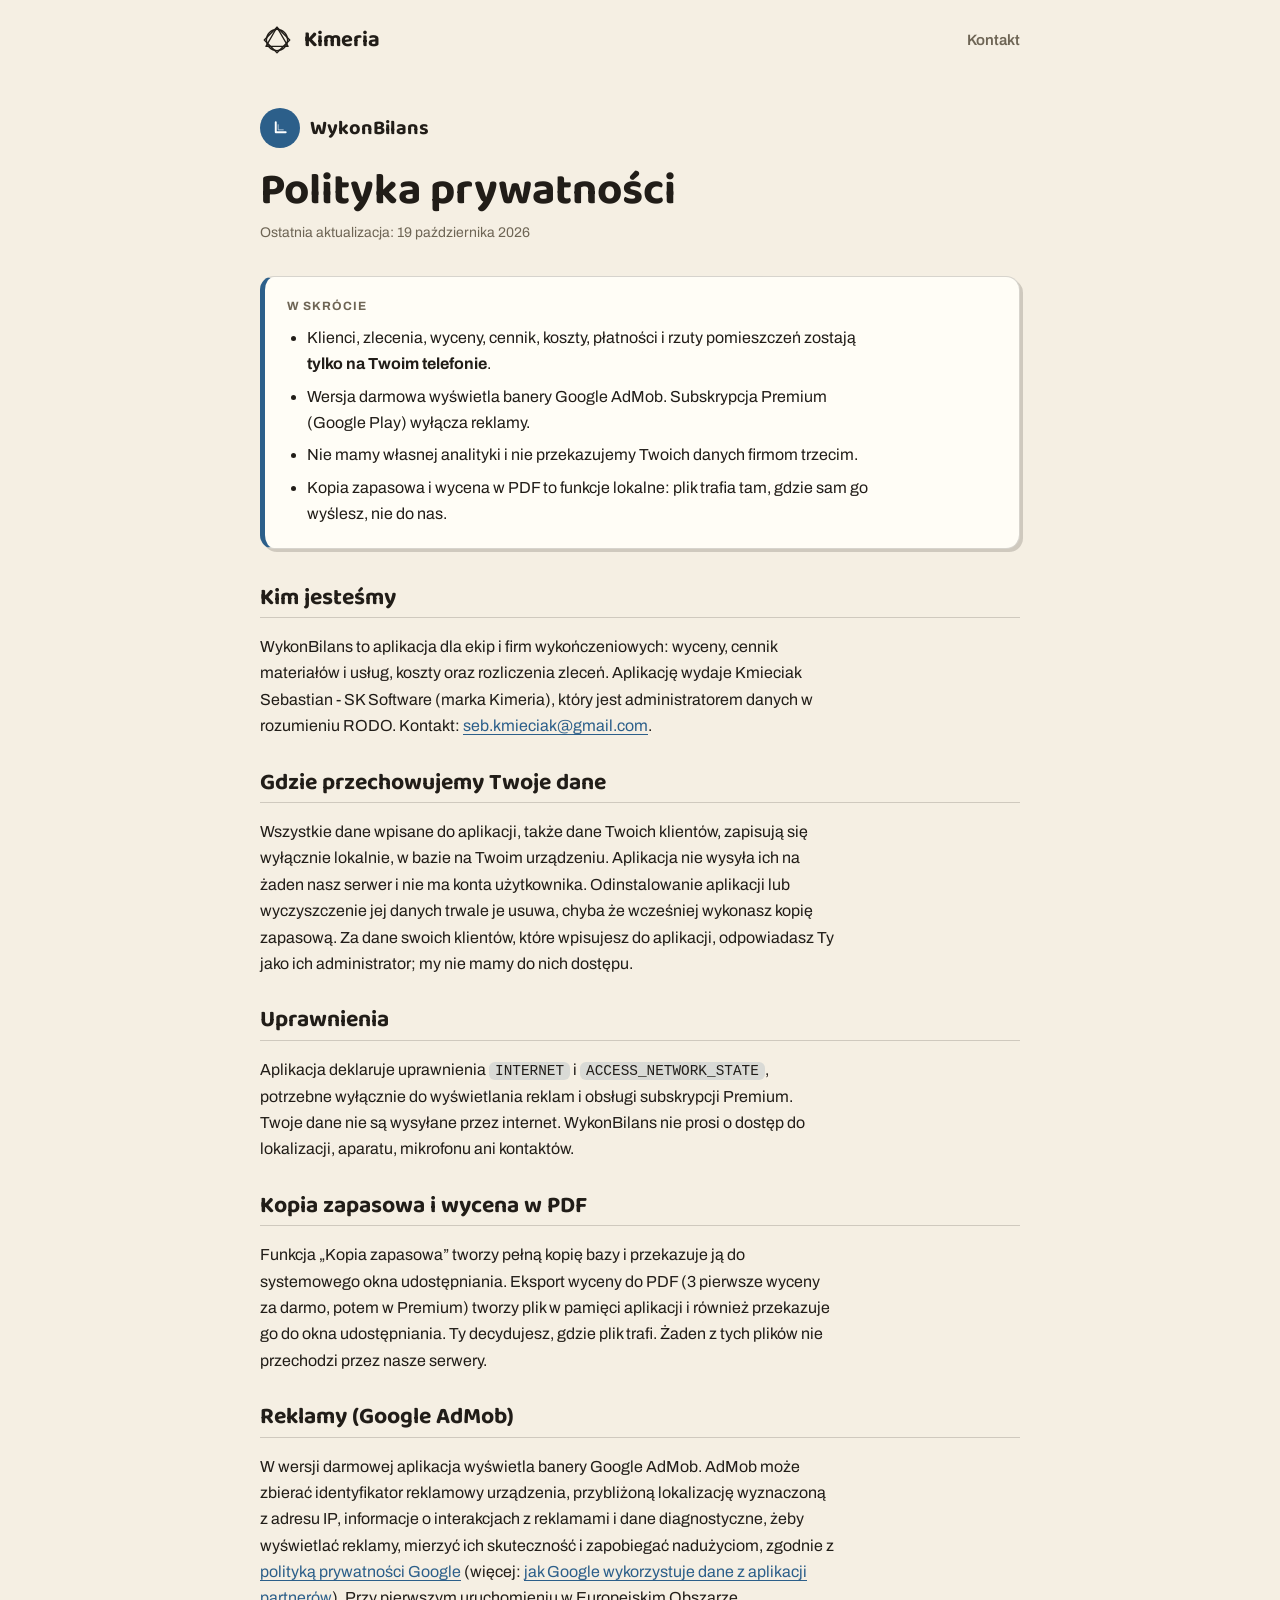
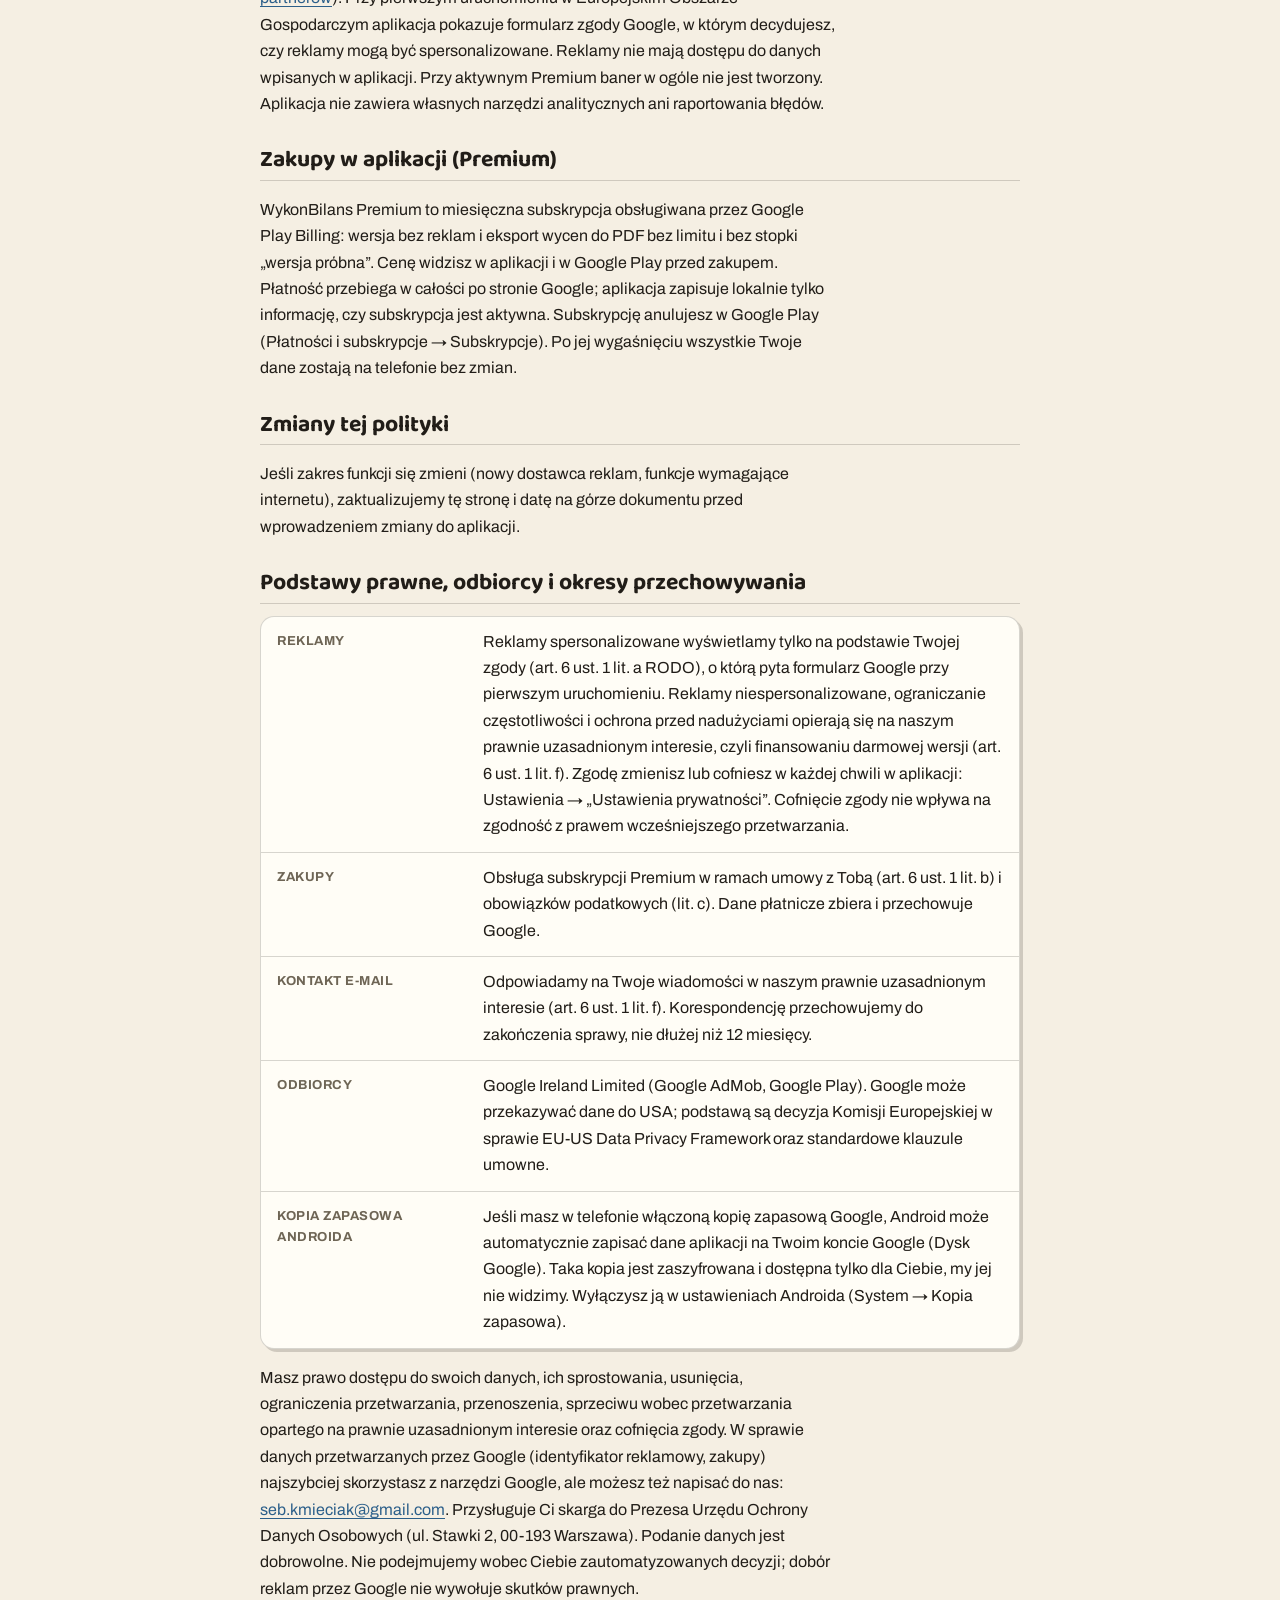
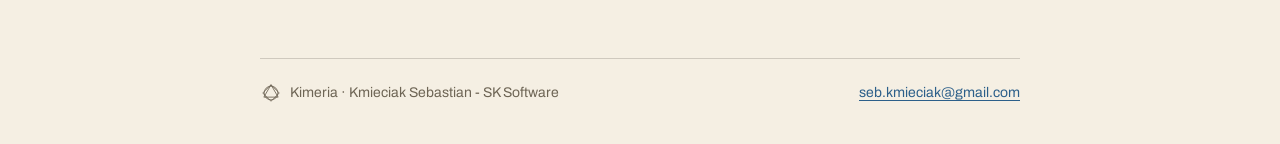
<file: wykonbilans/prywatnosc/index.html>
<!doctype html>
<html lang="pl">
<head>
<meta charset="utf-8">
<meta name="viewport" content="width=device-width, initial-scale=1">
<title>WykonBilans — Polityka prywatności</title>
<meta name="description" content="Polityka prywatności aplikacji WykonBilans.">
<link rel="canonical" href="https://kimeria.pl/wykonbilans/prywatnosc/">
<link rel="preconnect" href="https://fonts.googleapis.com"><link rel="preconnect" href="https://fonts.gstatic.com" crossorigin>
<link rel="stylesheet" href="https://fonts.googleapis.com/css2?family=Archivo:wght@400;600;700&family=Baloo+2:wght@700&display=swap">
<link rel="stylesheet" href="../../style.css">
<link rel="icon" href="../../favicon.svg" type="image/svg+xml">
</head>
<body class="app-wykon">
<div class="wrap">
<header class="topbar"><a class="brand" href="../../"><svg viewBox="0 0 64 64" fill="none" aria-hidden="true"><polygon points="32,8 56,32 32,56 8,32" stroke="currentColor" stroke-width="2.5" stroke-linejoin="round"/><polygon points="32,8 11.2,44 52.8,44" stroke="currentColor" stroke-width="2.5" stroke-linejoin="round"/><circle cx="32" cy="32" r="20" stroke="currentColor" stroke-width="2.5"/></svg> Kimeria</a><nav><a href="../../#kontakt">Kontakt</a></nav></header>

<div class="doc-head">
  <span class="app-badge"><span class="icon"><svg viewBox="0 0 456 456" aria-hidden="true"><path d="M140 110V316H346" fill="none" stroke="#fff" stroke-width="40" stroke-linejoin="round" stroke-linecap="round"/><path d="M190 160V266H296" fill="none" stroke="#fff" stroke-width="18" stroke-linecap="round" stroke-linejoin="round" opacity=".7"/></svg></span>WykonBilans</span>
  <h1>Polityka prywatności</h1>
  <div class="updated">Ostatnia aktualizacja: 19 października 2026</div>
</div>
<main>
<div class="card summary"><p class="label">W skrócie</p><ul>
<li>Klienci, zlecenia, wyceny, cennik, koszty, płatności i rzuty pomieszczeń zostają <strong>tylko na Twoim telefonie</strong>.</li>
<li>Wersja darmowa wyświetla banery Google AdMob. Subskrypcja Premium (Google Play) wyłącza reklamy.</li>
<li>Nie mamy własnej analityki i nie przekazujemy Twoich danych firmom trzecim.</li>
<li>Kopia zapasowa i wycena w PDF to funkcje lokalne: plik trafia tam, gdzie sam go wyślesz, nie do nas.</li>
</ul></div>

<section><h2>Kim jesteśmy</h2><p>WykonBilans to aplikacja dla ekip i firm wykończeniowych: wyceny, cennik materiałów i usług, koszty oraz rozliczenia zleceń. Aplikację wydaje Kmieciak Sebastian - SK Software (marka Kimeria), który jest administratorem danych w rozumieniu RODO. Kontakt: <a href="mailto:seb.kmieciak@gmail.com">seb.kmieciak@gmail.com</a>.</p></section>
<section><h2>Gdzie przechowujemy Twoje dane</h2><p>Wszystkie dane wpisane do aplikacji, także dane Twoich klientów, zapisują się wyłącznie lokalnie, w bazie na Twoim urządzeniu. Aplikacja nie wysyła ich na żaden nasz serwer i nie ma konta użytkownika. Odinstalowanie aplikacji lub wyczyszczenie jej danych trwale je usuwa, chyba że wcześniej wykonasz kopię zapasową. Za dane swoich klientów, które wpisujesz do aplikacji, odpowiadasz Ty jako ich administrator; my nie mamy do nich dostępu.</p></section>
<section><h2>Uprawnienia</h2><p>Aplikacja deklaruje uprawnienia <code>INTERNET</code> i <code>ACCESS_NETWORK_STATE</code>, potrzebne wyłącznie do wyświetlania reklam i obsługi subskrypcji Premium. Twoje dane nie są wysyłane przez internet. WykonBilans nie prosi o dostęp do lokalizacji, aparatu, mikrofonu ani kontaktów.</p></section>
<section><h2>Kopia zapasowa i wycena w PDF</h2><p>Funkcja „Kopia zapasowa” tworzy pełną kopię bazy i przekazuje ją do systemowego okna udostępniania. Eksport wyceny do PDF (3 pierwsze wyceny za darmo, potem w Premium) tworzy plik w pamięci aplikacji i również przekazuje go do okna udostępniania. Ty decydujesz, gdzie plik trafi. Żaden z tych plików nie przechodzi przez nasze serwery.</p></section>
<section><h2>Reklamy (Google AdMob)</h2><p>W wersji darmowej aplikacja wyświetla banery Google AdMob. AdMob może zbierać identyfikator reklamowy urządzenia, przybliżoną lokalizację wyznaczoną z adresu IP, informacje o interakcjach z reklamami i dane diagnostyczne, żeby wyświetlać reklamy, mierzyć ich skuteczność i zapobiegać nadużyciom, zgodnie z <a href="https://policies.google.com/privacy" rel="noopener">polityką prywatności Google</a> (więcej: <a href="https://policies.google.com/technologies/partner-sites" rel="noopener">jak Google wykorzystuje dane z aplikacji partnerów</a>). Przy pierwszym uruchomieniu w Europejskim Obszarze Gospodarczym aplikacja pokazuje formularz zgody Google, w którym decydujesz, czy reklamy mogą być spersonalizowane. Reklamy nie mają dostępu do danych wpisanych w aplikacji. Przy aktywnym Premium baner w ogóle nie jest tworzony. Aplikacja nie zawiera własnych narzędzi analitycznych ani raportowania błędów.</p></section>
<section><h2>Zakupy w aplikacji (Premium)</h2><p>WykonBilans Premium to miesięczna subskrypcja obsługiwana przez Google Play Billing: wersja bez reklam i eksport wycen do PDF bez limitu i bez stopki „wersja próbna”. Cenę widzisz w aplikacji i w Google Play przed zakupem. Płatność przebiega w całości po stronie Google; aplikacja zapisuje lokalnie tylko informację, czy subskrypcja jest aktywna. Subskrypcję anulujesz w Google Play (Płatności i subskrypcje → Subskrypcje). Po jej wygaśnięciu wszystkie Twoje dane zostają na telefonie bez zmian.</p></section>
<section><h2>Zmiany tej polityki</h2><p>Jeśli zakres funkcji się zmieni (nowy dostawca reklam, funkcje wymagające internetu), zaktualizujemy tę stronę i datę na górze dokumentu przed wprowadzeniem zmiany do aplikacji.</p></section>

<section><h2>Podstawy prawne, odbiorcy i okresy przechowywania</h2><div class="card table">
<div class="row"><div class="k">Reklamy</div><div>Reklamy spersonalizowane wyświetlamy tylko na podstawie Twojej zgody (art. 6 ust. 1 lit. a RODO), o którą pyta formularz Google przy pierwszym uruchomieniu. Reklamy niespersonalizowane, ograniczanie częstotliwości i ochrona przed nadużyciami opierają się na naszym prawnie uzasadnionym interesie, czyli finansowaniu darmowej wersji (art. 6 ust. 1 lit. f). Zgodę zmienisz lub cofniesz w każdej chwili w aplikacji: Ustawienia → „Ustawienia prywatności”. Cofnięcie zgody nie wpływa na zgodność z prawem wcześniejszego przetwarzania.</div></div>
<div class="row"><div class="k">Zakupy</div><div>Obsługa subskrypcji Premium w ramach umowy z Tobą (art. 6 ust. 1 lit. b) i obowiązków podatkowych (lit. c). Dane płatnicze zbiera i przechowuje Google.</div></div>
<div class="row"><div class="k">Kontakt e-mail</div><div>Odpowiadamy na Twoje wiadomości w naszym prawnie uzasadnionym interesie (art. 6 ust. 1 lit. f). Korespondencję przechowujemy do zakończenia sprawy, nie dłużej niż 12 miesięcy.</div></div>
<div class="row"><div class="k">Odbiorcy</div><div>Google Ireland Limited (Google AdMob, Google Play). Google może przekazywać dane do USA; podstawą są decyzja Komisji Europejskiej w sprawie EU-US Data Privacy Framework oraz standardowe klauzule umowne.</div></div>
<div class="row"><div class="k">Kopia zapasowa Androida</div><div>Jeśli masz w telefonie włączoną kopię zapasową Google, Android może automatycznie zapisać dane aplikacji na Twoim koncie Google (Dysk Google). Taka kopia jest zaszyfrowana i dostępna tylko dla Ciebie, my jej nie widzimy. Wyłączysz ją w ustawieniach Androida (System → Kopia zapasowa).</div></div>
</div>
<p>Masz prawo dostępu do swoich danych, ich sprostowania, usunięcia, ograniczenia przetwarzania, przenoszenia, sprzeciwu wobec przetwarzania opartego na prawnie uzasadnionym interesie oraz cofnięcia zgody. W sprawie danych przetwarzanych przez Google (identyfikator reklamowy, zakupy) najszybciej skorzystasz z narzędzi Google, ale możesz też napisać do nas: <a href="mailto:seb.kmieciak@gmail.com">seb.kmieciak@gmail.com</a>. Przysługuje Ci skarga do Prezesa Urzędu Ochrony Danych Osobowych (ul. Stawki 2, 00-193 Warszawa). Podanie danych jest dobrowolne. Nie podejmujemy wobec Ciebie zautomatyzowanych decyzji; dobór reklam przez Google nie wywołuje skutków prawnych.</p></section>
</main>
<footer class="site"><span class="mark"><svg viewBox="0 0 64 64" fill="none" aria-hidden="true"><polygon points="32,8 56,32 32,56 8,32" stroke="currentColor" stroke-width="2.5" stroke-linejoin="round"/><polygon points="32,8 11.2,44 52.8,44" stroke="currentColor" stroke-width="2.5" stroke-linejoin="round"/><circle cx="32" cy="32" r="20" stroke="currentColor" stroke-width="2.5"/></svg> Kimeria · Kmieciak Sebastian - SK Software</span><a href="mailto:seb.kmieciak@gmail.com">seb.kmieciak@gmail.com</a></footer>
</div>
</body>
</html>
</file>
<file: style.css>
:root{
  --ink:#211D18; --paper:#F5EFE3; --surface:#FFFDF6; --muted:#6E6555;
  --stroke:rgba(33,29,24,.18); --shadow:rgba(33,29,24,.18);
  --accent:var(--ink); --accent-tint:color-mix(in srgb,var(--ink) 8%,transparent);
  --dobitka:#2E7D4F; --agro:#707B2E; --wykon:#2C5F8A;
  color-scheme:light;
}
@media (prefers-color-scheme:dark){
  :root:not([data-theme="light"]){
    --ink:#F1E9D8; --paper:#1B1712; --surface:#26211A; --muted:#ABA08A;
    --stroke:rgba(241,233,216,.18); --shadow:rgba(0,0,0,.55);
    --dobitka:#6FB08C; --agro:#B5BF6E; --wykon:#7FB2DE;
    color-scheme:dark;
  }
}
:root[data-theme="dark"]{
  --ink:#F1E9D8; --paper:#1B1712; --surface:#26211A; --muted:#ABA08A;
  --stroke:rgba(241,233,216,.18); --shadow:rgba(0,0,0,.55);
  --dobitka:#6FB08C; --agro:#B5BF6E; --wykon:#7FB2DE;
  color-scheme:dark;
}
.app-dobitka{--accent:var(--dobitka)} .app-agro{--accent:var(--agro)} .app-wykon{--accent:var(--wykon)}
.app-dobitka,.app-agro,.app-wykon{--accent-tint:color-mix(in srgb,var(--accent) 14%,transparent)}

*{box-sizing:border-box}
html{-webkit-text-size-adjust:100%}
body{margin:0;background:var(--paper);color:var(--ink);font:16px/1.65 "Archivo",system-ui,-apple-system,"Segoe UI",Roboto,Arial,sans-serif;padding-inline:20px}
.wrap{max-width:760px;margin:0 auto}
a{color:var(--accent);text-underline-offset:3px}
a:focus-visible{outline:2px solid var(--accent);outline-offset:3px;border-radius:4px}
h1,h2,h3,.display{font-family:"Baloo 2","Arial Rounded MT Bold",system-ui,sans-serif;font-weight:700;line-height:1.15;text-wrap:balance}

.topbar{display:flex;align-items:center;justify-content:space-between;gap:12px;padding-block:22px}
.brand{display:inline-flex;align-items:center;gap:10px;color:var(--ink);text-decoration:none;font-family:"Baloo 2",system-ui,sans-serif;font-weight:700;font-size:22px}
.brand svg{width:34px;height:34px}
.topbar nav a{color:var(--muted);text-decoration:none;font-weight:600;font-size:15px}
.topbar nav a:hover{color:var(--ink)}

.card{background:var(--surface);border:1.5px solid var(--stroke);border-radius:14px;box-shadow:3px 3px 0 var(--shadow)}

/* home */
.hero{padding-block:48px 40px}
.hero h1{font-size:clamp(36px,8vw,58px);margin:0 0 12px}
.hero p{font-size:19px;color:var(--muted);max-width:52ch;margin:0}
.apps{display:grid;gap:18px;grid-template-columns:repeat(auto-fit,minmax(220px,1fr));margin-block:8px 56px}
.app{padding:22px;display:flex;flex-direction:column;gap:10px;border-top:6px solid var(--accent)}
.app .icon{width:52px;height:52px;border-radius:50%;background:var(--accent);display:grid;place-items:center}
.app .icon svg{width:28px;height:28px}
.app h2{font-size:26px;margin:4px 0 0}
.app p{margin:0;color:var(--muted);flex:1}
.app .links{display:flex;flex-wrap:wrap;gap:8px;margin-top:6px}
.pill{display:inline-block;padding:6px 14px;border-radius:999px;border:2px solid var(--accent);background:var(--accent-tint);color:var(--ink);font-weight:600;font-size:14px;text-decoration:none}
.pill.muted{border-color:var(--stroke);background:transparent;color:var(--muted)}
.section{margin-block:0 48px}
.section h2{font-size:28px;margin:0 0 12px}
.contact{padding:22px 24px}
.contact dl{display:grid;grid-template-columns:max-content 1fr;gap:6px 18px;margin:0}
.contact dt{color:var(--muted);font-weight:600}
.contact dd{margin:0;overflow-wrap:anywhere}

/* policy */
.doc-head{padding-block:28px 8px}
.app-badge{display:inline-flex;align-items:center;gap:10px;font-family:"Baloo 2",system-ui,sans-serif;font-weight:700;font-size:20px}
.app-badge .icon{width:40px;height:40px;border-radius:50%;background:var(--accent);display:grid;place-items:center}
.app-badge .icon svg{width:22px;height:22px}
.doc-head h1{font-size:clamp(32px,6vw,44px);margin:18px 0 4px}
.updated{color:var(--muted);font-size:14px}
.summary{padding:20px 22px;margin-block:24px 36px;border-left:5px solid var(--accent)}
.summary .label{margin:0 0 8px;font-size:12px;font-weight:700;letter-spacing:.08em;text-transform:uppercase;color:var(--muted)}
.summary ul{margin:0;padding-left:20px;display:grid;gap:6px}
main section{margin-block:30px}
main section h2{font-size:23px;margin:0 0 8px;padding-bottom:6px;border-bottom:1.5px solid var(--stroke)}
main p,main li{max-width:64ch}
code{background:var(--accent-tint);padding:1px 6px;border-radius:6px;font-size:.9em;font-family:ui-monospace,Consolas,monospace}
.table{margin-top:12px;overflow:hidden}
.row{display:grid;grid-template-columns:minmax(120px,190px) 1fr;gap:4px 16px;padding:12px 16px}
.row+.row{border-top:1.5px solid var(--stroke)}
.row .k{font-weight:700;font-size:13px;text-transform:uppercase;letter-spacing:.04em;color:var(--muted);padding-top:2px}
@media (max-width:520px){.row{grid-template-columns:1fr}.contact dl{grid-template-columns:1fr}.contact dd{margin-bottom:8px}}

footer.site{border-top:1.5px solid var(--stroke);margin-top:56px;padding-block:22px 40px;color:var(--muted);font-size:14px;display:flex;flex-wrap:wrap;gap:8px 20px;align-items:center;justify-content:space-between}
footer.site .mark{display:inline-flex;align-items:center;gap:8px}
footer.site svg{width:22px;height:22px}
.lead{font-size:19px;color:var(--muted);max-width:56ch;margin:10px 0 0}
.shot{display:block;width:100%;height:auto;margin-block:24px 12px}
main .links{display:flex;flex-wrap:wrap;gap:8px;margin-block:20px 56px}
</file>
